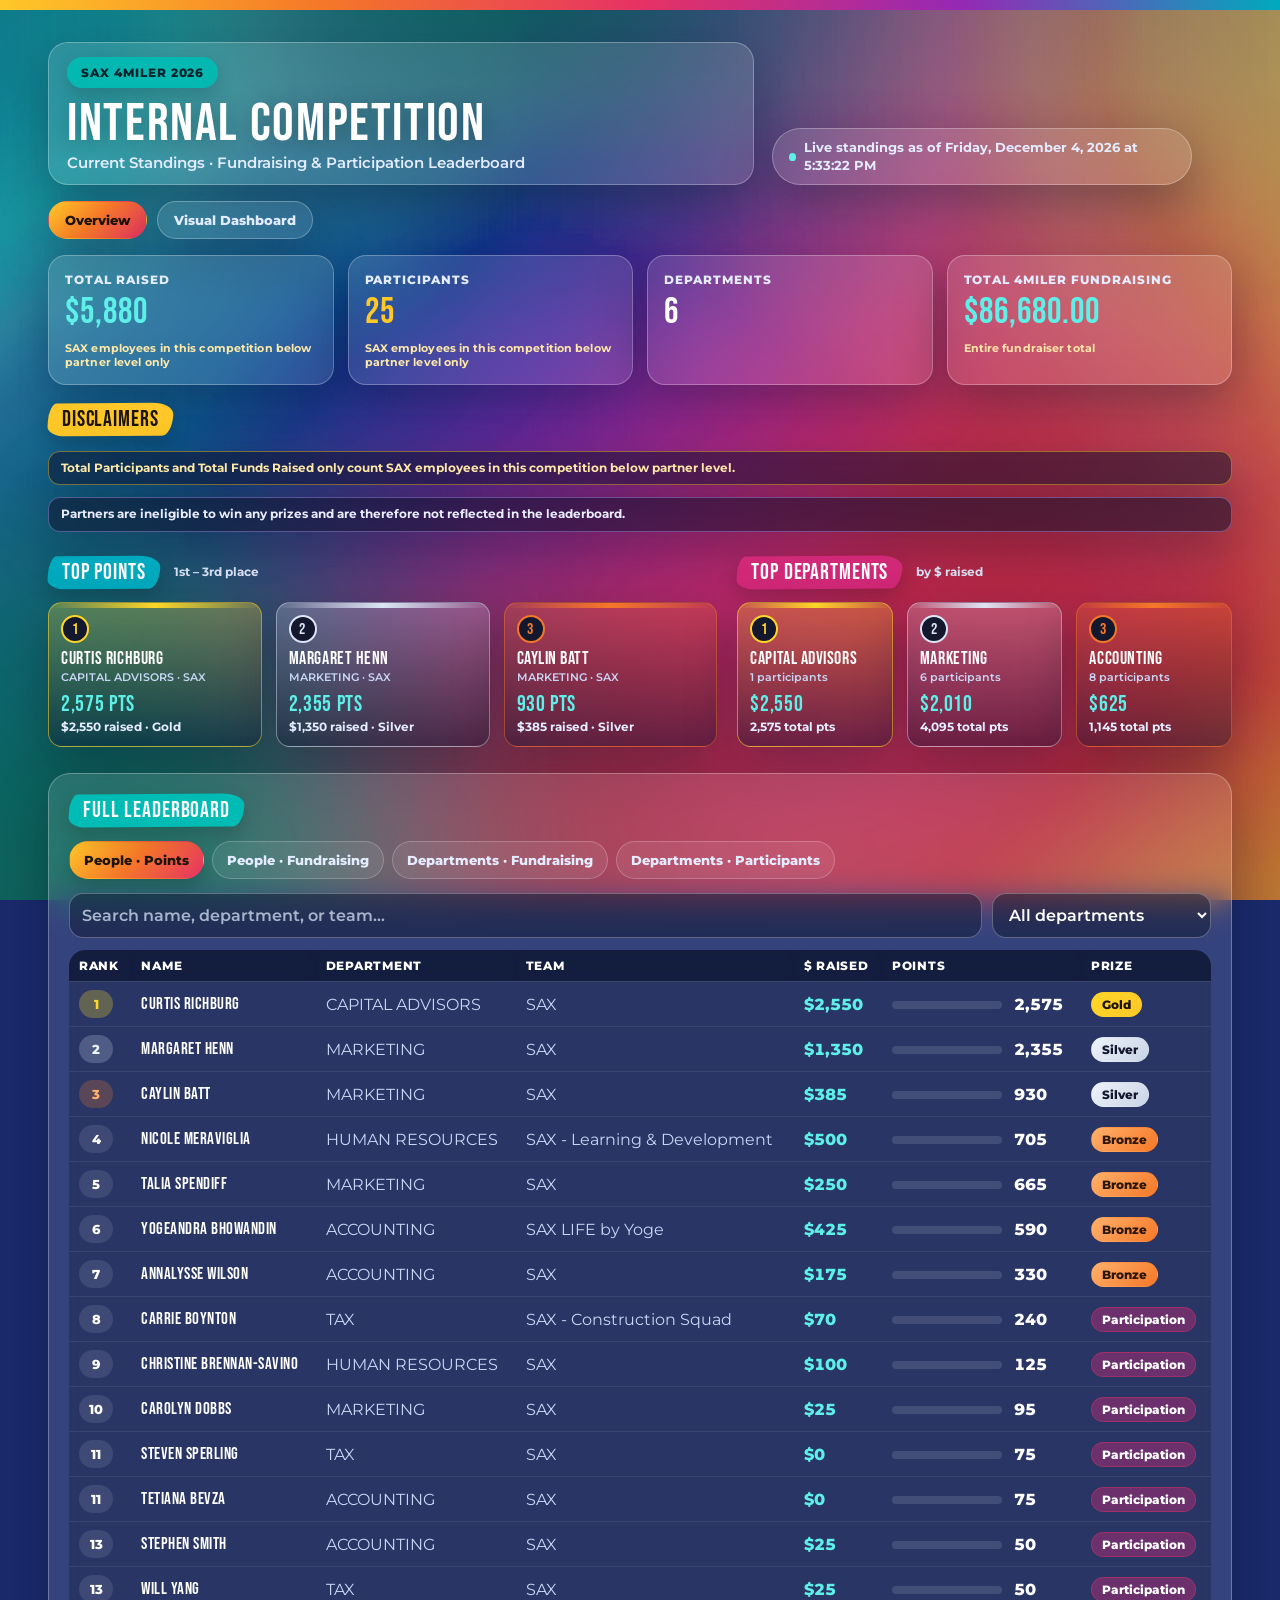
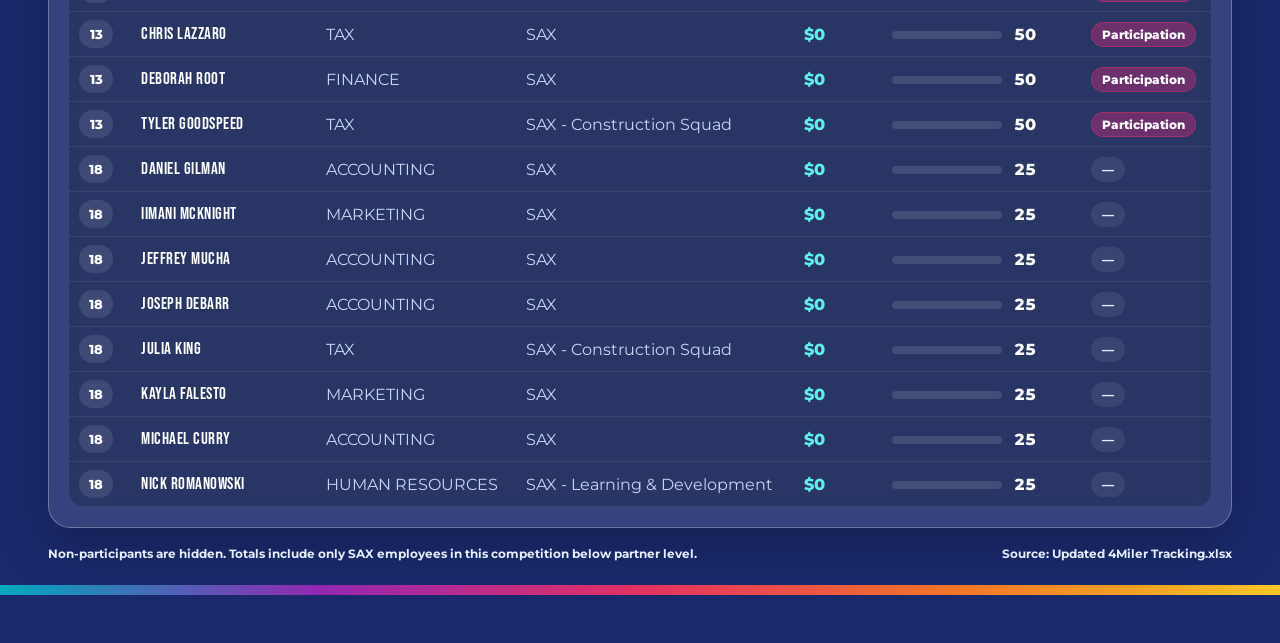
<file: index.html>
<!DOCTYPE html>
<html lang="en">
<head>
  <meta charset="UTF-8" />
  <meta name="viewport" content="width=device-width, initial-scale=1" />
  <title>SAX 4MILER Internal Competition</title>
  <link rel="icon" href="/favicon.ico" sizes="any" />
  <link rel="icon" type="image/png" sizes="32x32" href="/favicon-32.png" />
  <link rel="icon" type="image/png" sizes="16x16" href="/favicon-16.png" />
  <link rel="apple-touch-icon" href="/apple-touch-icon.png" />
  <meta http-equiv="Cache-Control" content="no-cache, no-store, must-revalidate" />
  <link rel="preconnect" href="https://fonts.googleapis.com" />
  <link rel="preconnect" href="https://fonts.gstatic.com" crossorigin />
  <link href="https://fonts.googleapis.com/css2?family=Bebas+Neue&family=Montserrat:ital,wght@0,400;0,500;0,600;0,700;0,800;1,400&display=swap" rel="stylesheet" />
  <link rel="stylesheet" href="styles.css" />
</head>
<body>
  <div class="top-accent" aria-hidden="true"></div>
  <div class="bg-glow" aria-hidden="true"></div>
  <div class="page">
    <header class="top compact-top">
      <div class="brand-card compact-brand">
        <div class="badge">SAX 4MILER 2026</div>
        <h1 id="title">INTERNAL COMPETITION</h1>
        <p id="subtitle" class="subtitle">Current Standings · Fundraising &amp; Participation Leaderboard</p>
      </div>
      <div class="header-meta">
        <div id="updated" class="live-pill live-asof"><span class="dot"></span> Loading…</div>
      </div>
    </header>

    <div class="view-switch" role="tablist" aria-label="Leaderboard views">
      <button class="view-btn active" type="button" data-view="overview" id="viewOverviewBtn">Overview</button>
      <button class="view-btn" type="button" data-view="visual" id="viewVisualBtn">Visual Dashboard</button>
    </div>

    <div id="view-overview" class="view-panel active">
    <section class="kpis" id="kpis">
      <article class="kpi">
        <div class="kpi-label">Total Raised</div>
        <div class="kpi-value accent" id="kpiRaised">—</div>
        <div class="kpi-note">SAX employees in this competition below partner level only</div>
      </article>
      <article class="kpi">
        <div class="kpi-label">Participants</div>
        <div class="kpi-value highlight" id="kpiPeople">—</div>
        <div class="kpi-note">SAX employees in this competition below partner level only</div>
      </article>
      <article class="kpi">
        <div class="kpi-label">Departments</div>
        <div class="kpi-value" id="kpiDepts">—</div>
      </article>
      <article class="kpi">
        <div class="kpi-label">Total 4MILER Fundraising</div>
        <div class="kpi-value accent" id="kpiFundraiserTotal">—</div>
        <div class="kpi-note">Entire fundraiser total</div>
      </article>
    </section>

    <div class="disclaimer-stack">
      <div class="section-head" style="margin-bottom: 4px;">
        <span class="paint-label yellow">DISCLAIMERS</span>
      </div>
      <p class="totals-disclaimer" id="totalsDisclaimer">
        Total Participants and Total Funds Raised only count SAX employees in this competition below partner level.
      </p>
      <p class="totals-disclaimer partners-disclaimer" id="partnersDisclaimer">
        Partners are ineligible to win any prizes and are therefore not reflected in the leaderboard.
      </p>
    </div>

    <section class="podium-wrap">
      <div>
        <div class="section-head">
          <span class="paint-label cyan">TOP POINTS</span>
          <span class="hint">1st – 3rd place</span>
        </div>
        <div class="podium" id="podiumPeople"></div>
      </div>
      <div>
        <div class="section-head">
          <span class="paint-label magenta">TOP DEPARTMENTS</span>
          <span class="hint">by $ raised</span>
        </div>
        <div class="podium" id="podiumDepts"></div>
      </div>
    </section>

    <section class="boards">
      <div class="section-head" style="margin-bottom: 14px;">
        <span class="paint-label teal">FULL LEADERBOARD</span>
      </div>
      <div class="tabs" role="tablist">
        <button class="tab active" data-tab="people-points" type="button">People · Points</button>
        <button class="tab" data-tab="people-raised" type="button">People · Fundraising</button>
        <button class="tab" data-tab="dept-raised" type="button">Departments · Fundraising</button>
        <button class="tab" data-tab="dept-participants" type="button">Departments · Participants</button>
      </div>

      <div class="toolbar">
        <input id="search" type="search" placeholder="Search name, department, or team…" />
        <select id="deptFilter">
          <option value="">All departments</option>
        </select>
      </div>

      <div class="table-card">
        <table>
          <thead id="thead"></thead>
          <tbody id="tbody"></tbody>
        </table>
        <div id="empty" class="empty hidden">No matching participants.</div>
      </div>
    </section>

    </div><!-- /view-overview -->

    <div id="view-visual" class="view-panel" hidden>
      <div class="snapshot">
        <header class="snapshot-hero">
          <div class="snapshot-hero-copy">
            <div class="badge">SAX 4MILER 2026</div>
            <h2 class="snapshot-title">CURRENT STANDINGS</h2>
            <p class="snapshot-asof" id="visualAsOf">Live standings</p>
          </div>
          <div class="snapshot-kpis" id="visualKpis">
            <article class="skpi">
              <div class="skpi-label">Total Raised</div>
              <div class="skpi-value accent" id="vKpiRaised">—</div>
              <div class="skpi-note">Below partner level only</div>
            </article>
            <article class="skpi">
              <div class="skpi-label">Participants</div>
              <div class="skpi-value highlight" id="vKpiPeople">—</div>
              <div class="skpi-note">Below partner level only</div>
            </article>
            <article class="skpi">
              <div class="skpi-label">Departments</div>
              <div class="skpi-value" id="vKpiDepts">—</div>
            </article>
            <article class="skpi">
              <div class="skpi-label">Total 4MILER Fundraising</div>
              <div class="skpi-value accent" id="vKpiFundraiserTotal">—</div>
              <div class="skpi-note">Entire fundraiser total</div>
            </article>
          </div>
        </header>

        <div class="snapshot-row">
          <section class="chart-card compact podium-card">
            <div class="section-head tight">
              <span class="paint-label cyan sm">TOP POINTS</span>
              <span class="hint">1st – 3rd place</span>
            </div>
            <div class="chart-bars compact" id="chartTopPoints"></div>
          </section>

          <section class="chart-card compact podium-card">
            <div class="section-head tight">
              <span class="paint-label magenta sm">TOP DEPARTMENTS</span>
              <span class="hint">by $ raised · 1st – 3rd</span>
            </div>
            <div class="chart-bars compact" id="chartTopDepts"></div>
          </section>
        </div>

        <div class="snapshot-row secondary">
          <section class="chart-card compact">
            <div class="section-head tight">
              <span class="paint-label teal sm">TOP FUNDRAISERS</span>
              <span class="hint">by $ raised</span>
            </div>
            <div class="chart-bars compact" id="chartTopRaised"></div>
          </section>

          <section class="chart-card compact">
            <div class="section-head tight">
              <span class="paint-label yellow sm">DEPTS · POINTS</span>
              <span class="hint">all departments</span>
            </div>
            <div class="chart-bars horizontal compact-h" id="chartDeptPoints"></div>
          </section>
        </div>

        <div class="snapshot-row secondary">
          <section class="chart-card compact">
            <div class="section-head tight">
              <span class="paint-label teal sm">DEPTS · $ RAISED</span>
              <span class="hint">all departments</span>
            </div>
            <div class="chart-bars horizontal compact-h" id="chartDeptRaised"></div>
          </section>

          <section class="chart-card compact mix-card">
            <div class="section-head tight">
              <span class="paint-label cyan sm">PRIZE + ACTIVITY</span>
              <span class="hint">counts</span>
            </div>
            <div class="mix-grid">
              <div class="tier-grid compact" id="chartPrizeTiers"></div>
              <div class="activity-grid compact" id="chartActivity"></div>
            </div>
          </section>
        </div>

        <div class="snapshot-row full">
          <section class="chart-card compact wide">
            <div class="section-head tight">
              <span class="paint-label cyan sm">ALL PARTICIPANTS · POINTS</span>
              <span class="hint">full field</span>
            </div>
            <div class="chart-bars horizontal compact-h dense" id="chartAllPoints"></div>
          </section>
        </div>

        <div class="snapshot-row full">
          <section class="chart-card compact wide">
            <div class="section-head tight">
              <span class="paint-label magenta sm">ALL PARTICIPANTS · $ RAISED</span>
              <span class="hint">full field</span>
            </div>
            <div class="chart-bars horizontal compact-h dense" id="chartAllRaised"></div>
          </section>
        </div>

        <div class="snapshot-disclaimer">
          <span class="paint-label yellow sm">DISCLAIMERS</span>
          <ul>
            <li>Total Participants and Total Funds Raised only count SAX employees below partner level in this internal competition.</li>
            <li>Partners are ineligible to win any prizes and are therefore not reflected in the leaderboard.</li>
          </ul>
        </div>
      </div>
    </div><!-- /view-visual -->

    <footer class="foot">
      <span>Non-participants are hidden. Totals include only SAX employees in this competition below partner level.</span>
      <span>Source: Updated 4Miler Tracking.xlsx</span>
    </footer>
  </div>
  <div class="bottom-accent" aria-hidden="true"></div>

  <script src="app.js"></script>
</body>
</html>
</file>
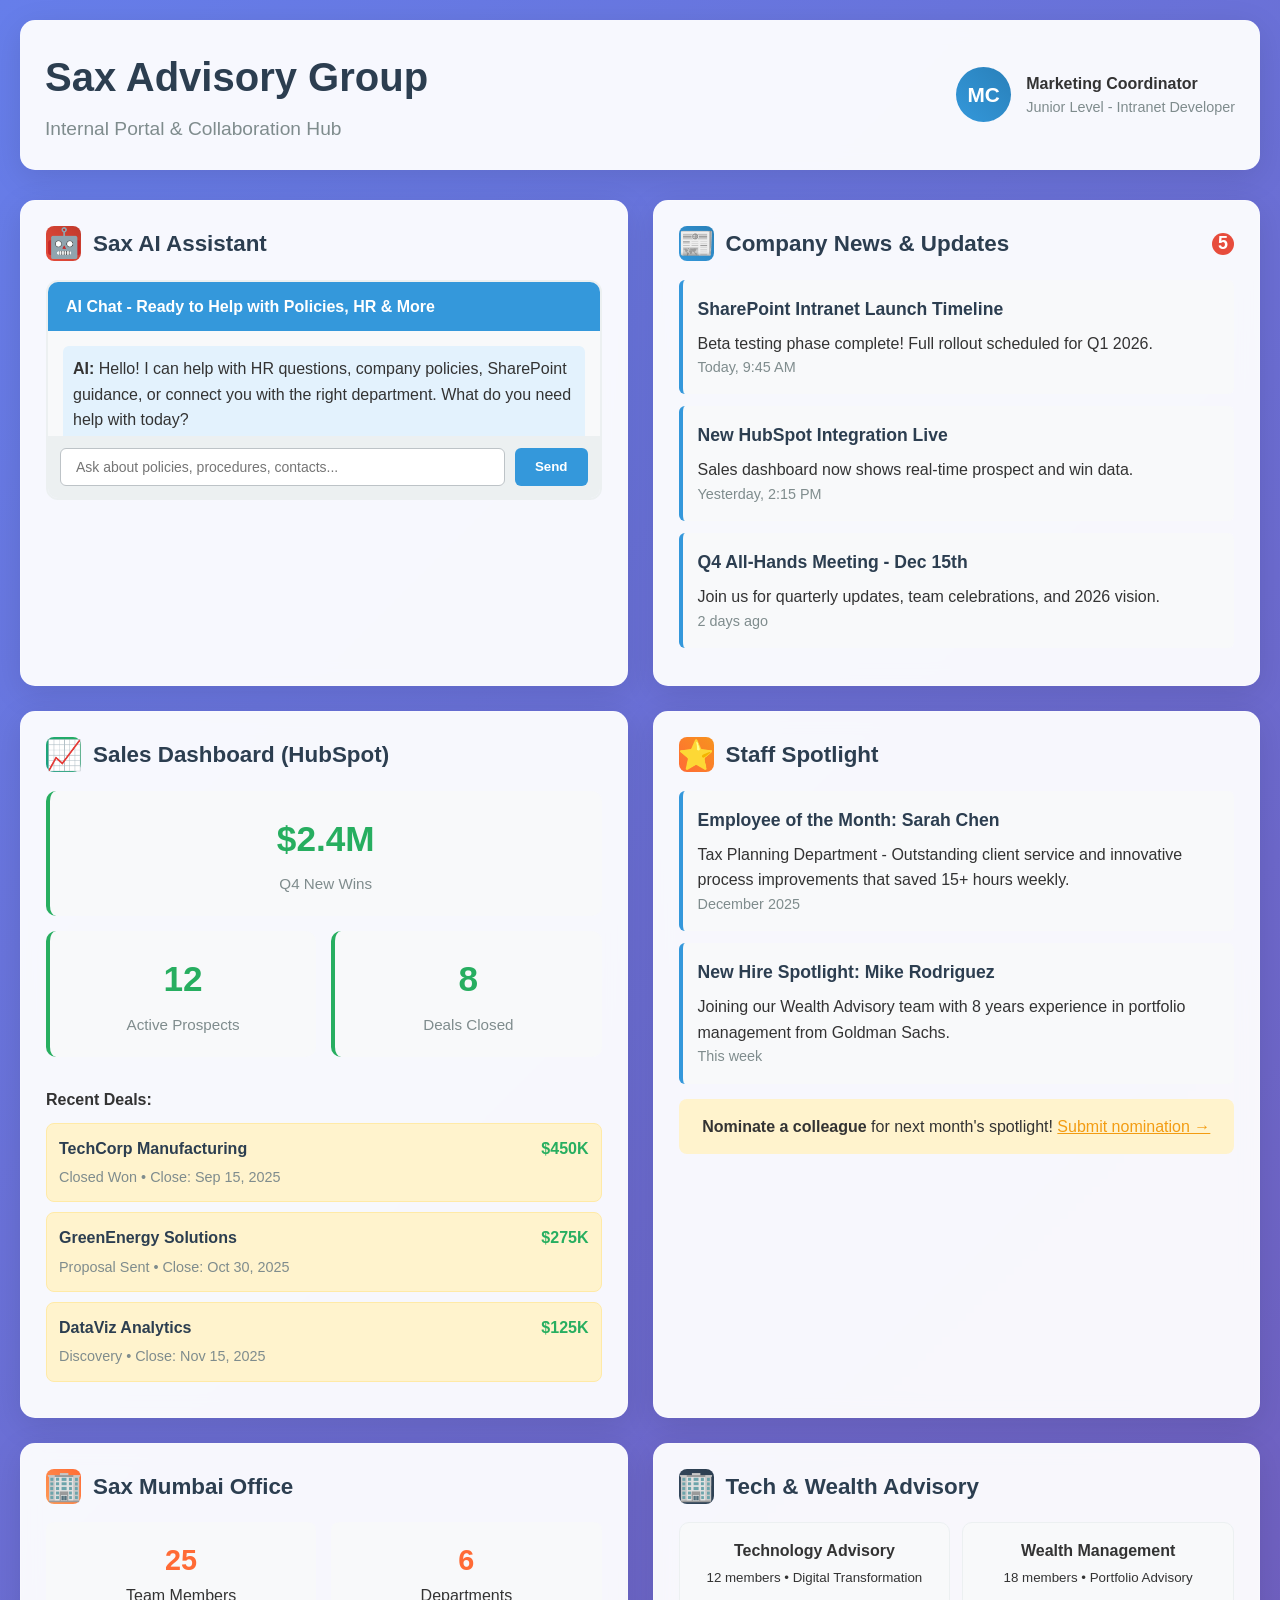
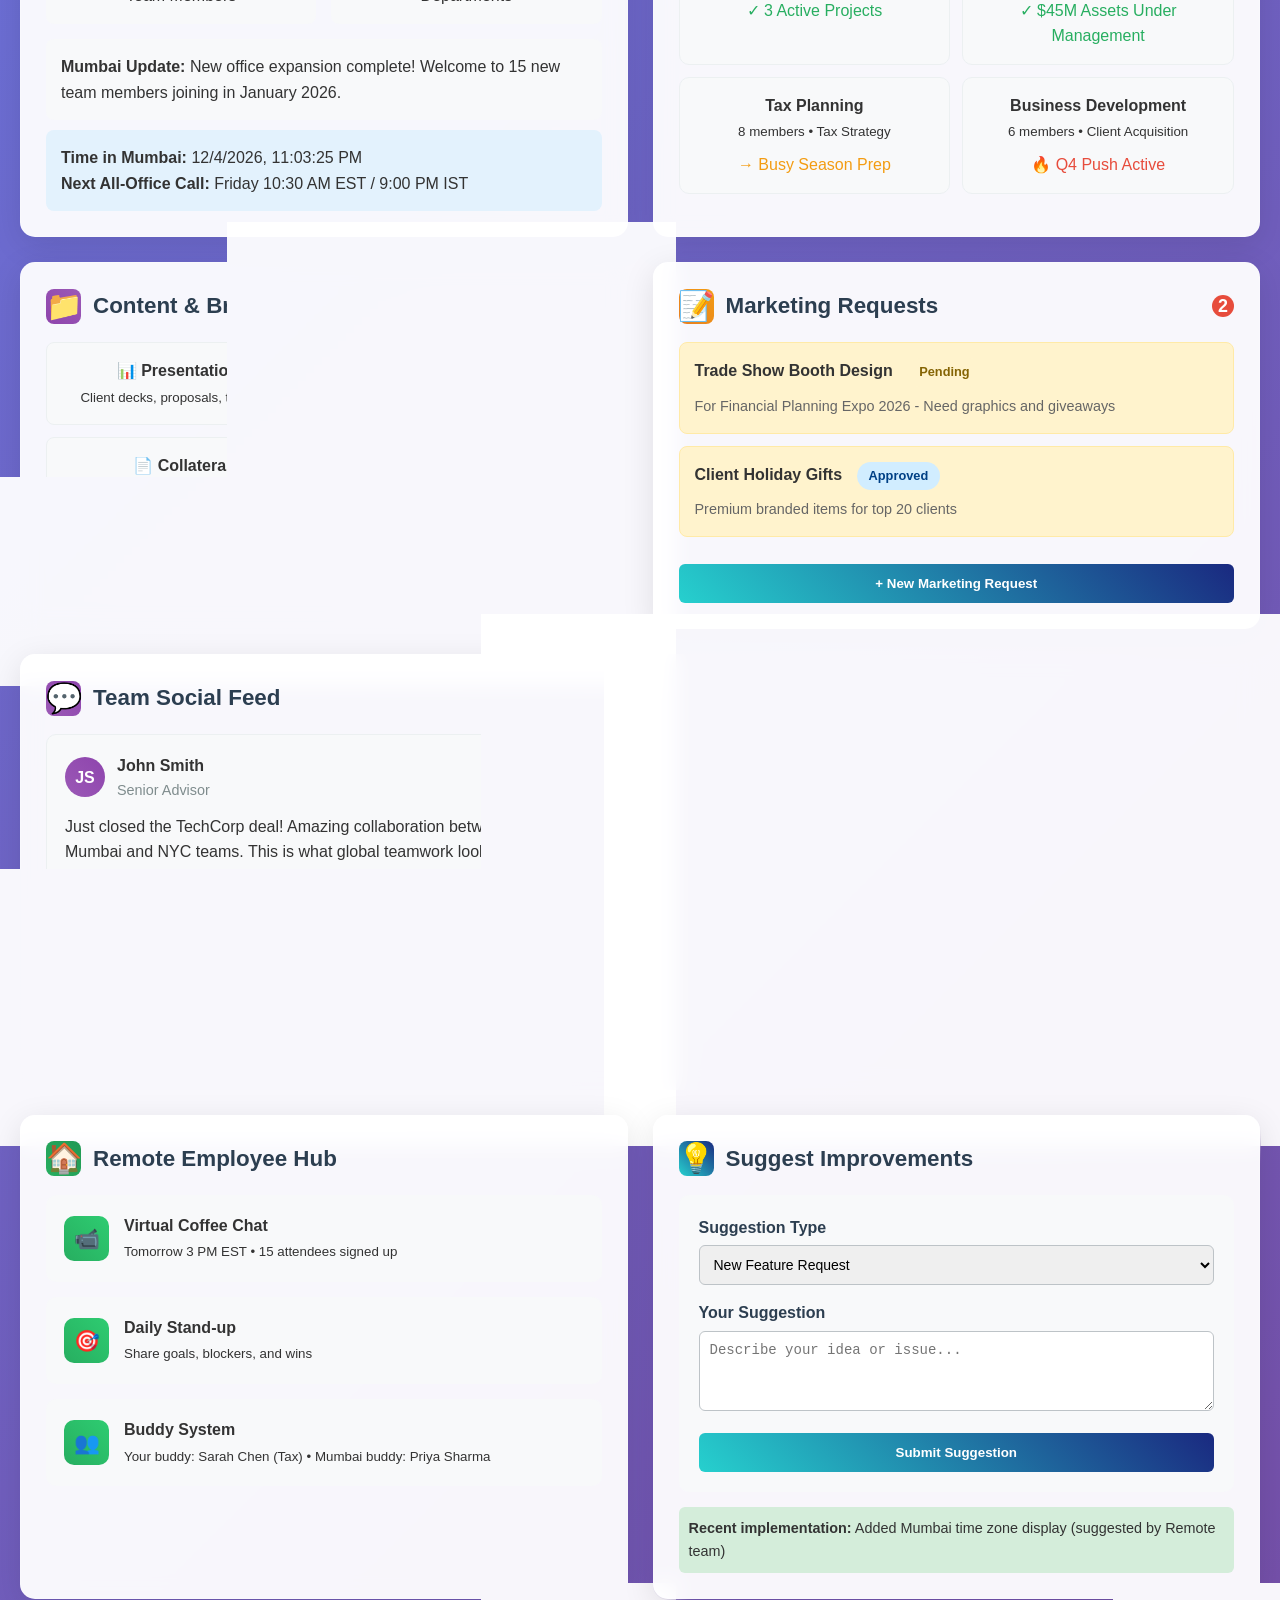
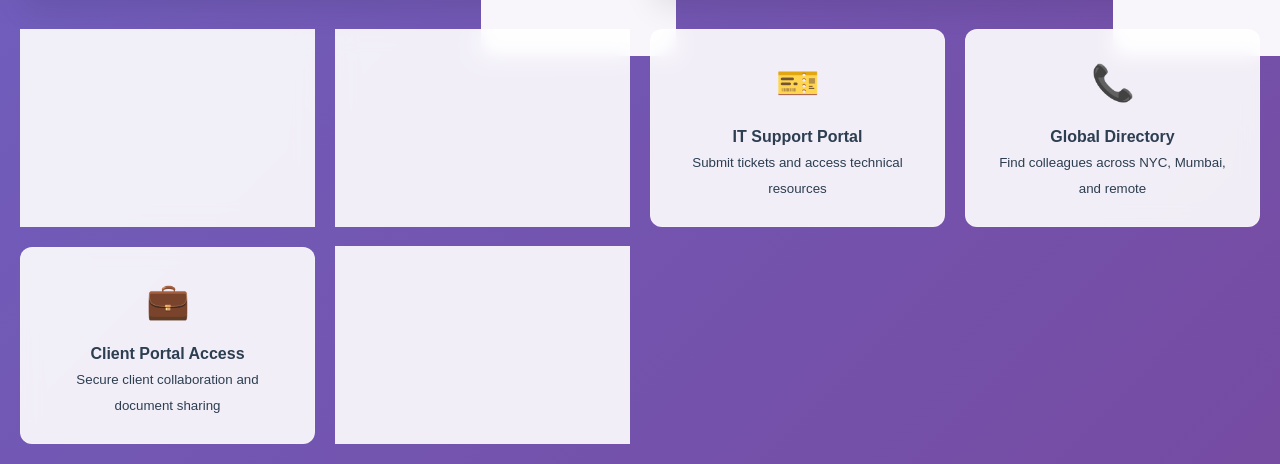
<file: last.html>
<!DOCTYPE html>
<html lang="en">
<head>
    <meta charset="UTF-8">
    <meta name="viewport" content="width=device-width, initial-scale=1.0">
    <title>Sax Advisory Group - Internal Portal</title>
    <style>
        * {
            margin: 0;
            padding: 0;
            box-sizing: border-box;
        }

        body {
            font-family: 'Segoe UI', Tahoma, Geneva, Verdana, sans-serif;
            line-height: 1.6;
            color: #333;
            background: linear-gradient(135deg, #667eea 0%, #764ba2 100%);
            min-height: 100vh;
        }

        .container {
            max-width: 1600px;
            margin: 0 auto;
            padding: 20px;
        }

        header {
            background: rgba(255, 255, 255, 0.95);
            backdrop-filter: blur(10px);
            border-radius: 15px;
            padding: 25px;
            margin-bottom: 30px;
            box-shadow: 0 8px 32px rgba(0, 0, 0, 0.1);
        }

        .header-content {
            display: flex;
            justify-content: space-between;
            align-items: center;
            flex-wrap: wrap;
        }

        .logo-section h1 {
            color: #2c3e50;
            font-size: 2.5em;
            margin-bottom: 5px;
        }

        .logo-section p {
            color: #7f8c8d;
            font-size: 1.2em;
        }

        .user-info {
            display: flex;
            align-items: center;
            gap: 15px;
        }

        .user-avatar {
            width: 55px;
            height: 55px;
            border-radius: 50%;
            background: linear-gradient(45deg, #3498db, #2980b9);
            display: flex;
            align-items: center;
            justify-content: center;
            color: white;
            font-weight: bold;
            font-size: 1.3em;
        }

        .main-grid {
            display: grid;
            grid-template-columns: repeat(auto-fit, minmax(400px, 1fr));
            gap: 25px;
            margin-bottom: 30px;
        }

        .card {
            background: rgba(255, 255, 255, 0.95);
            backdrop-filter: blur(10px);
            border-radius: 15px;
            padding: 25px;
            box-shadow: 0 8px 32px rgba(0, 0, 0, 0.1);
            transition: all 0.3s ease;
            border: 1px solid rgba(255, 255, 255, 0.2);
        }

        .card:hover {
            transform: translateY(-5px);
            box-shadow: 0 15px 40px rgba(0, 0, 0, 0.15);
        }

        .card h3 {
            color: #2c3e50;
            margin-bottom: 18px;
            font-size: 1.4em;
            display: flex;
            align-items: center;
            gap: 12px;
        }

        .card-icon {
            width: 35px;
            height: 35px;
            border-radius: 8px;
            display: flex;
            align-items: center;
            justify-content: center;
            color: white;
            font-size: 1.3em;
        }

        .ai-chat { background: linear-gradient(45deg, #e74c3c, #c0392b); }
        .news { background: linear-gradient(45deg, #3498db, #2980b9); }
        .social { background: linear-gradient(45deg, #9b59b6, #8e44ad); }
        .remote { background: linear-gradient(45deg, #27ae60, #229954); }
        .gamification { background: linear-gradient(45deg, #f39c12, #e67e22); }
        .departments { background: linear-gradient(45deg, #34495e, #2c3e50); }
        .staff-spotlight { background: linear-gradient(45deg, #ff6b35, #f7931e); }
        .mumbai { background: linear-gradient(45deg, #ff9a56, #ff6b35); }
        .suggestions { background: linear-gradient(45deg, #26d0ce, #1a2980); }
        .sales { background: linear-gradient(45deg, #16a085, #27ae60); }
        .content { background: linear-gradient(45deg, #8e44ad, #9b59b6); }
        .marketing { background: linear-gradient(45deg, #e67e22, #f39c12); }

        .chat-interface {
            border: 2px solid #ecf0f1;
            border-radius: 12px;
            height: 220px;
            display: flex;
            flex-direction: column;
        }

        .chat-header {
            background: #3498db;
            color: white;
            padding: 12px 18px;
            border-radius: 10px 10px 0 0;
            font-weight: bold;
        }

        .chat-messages {
            flex: 1;
            padding: 15px;
            overflow-y: auto;
            background: #f8f9fa;
        }

        .chat-input {
            display: flex;
            padding: 12px;
            background: #ecf0f1;
            border-radius: 0 0 10px 10px;
        }

        .chat-input input {
            flex: 1;
            padding: 10px 15px;
            border: 1px solid #bdc3c7;
            border-radius: 6px;
            margin-right: 10px;
            font-size: 14px;
        }

        .chat-input button {
            background: #3498db;
            color: white;
            border: none;
            padding: 10px 20px;
            border-radius: 6px;
            cursor: pointer;
            font-weight: bold;
        }

        .news-item, .spotlight-item {
            background: #f8f9fa;
            border-left: 4px solid #3498db;
            padding: 15px;
            margin-bottom: 12px;
            border-radius: 6px;
        }

        .news-item h4, .spotlight-item h4 {
            color: #2c3e50;
            margin-bottom: 8px;
            font-size: 1.1em;
        }

        .news-date, .spotlight-date {
            color: #7f8c8d;
            font-size: 0.9em;
        }

        .social-post {
            background: #f8f9fa;
            border-radius: 10px;
            padding: 18px;
            margin-bottom: 15px;
            border: 1px solid #ecf0f1;
        }

        .post-header {
            display: flex;
            align-items: center;
            margin-bottom: 12px;
        }

        .post-avatar {
            width: 40px;
            height: 40px;
            border-radius: 50%;
            background: linear-gradient(45deg, #9b59b6, #8e44ad);
            display: flex;
            align-items: center;
            justify-content: center;
            color: white;
            font-weight: bold;
            margin-right: 12px;
        }

        .sales-metric {
            background: #f8f9fa;
            border-radius: 10px;
            padding: 20px;
            text-align: center;
            margin-bottom: 15px;
            border-left: 4px solid #27ae60;
            cursor: pointer;
            transition: all 0.3s ease;
        }

        .sales-metric:hover {
            background: #e9ecef;
            transform: scale(1.02);
        }

        .metric-number {
            font-size: 2.2em;
            font-weight: bold;
            color: #27ae60;
            margin-bottom: 5px;
        }

        .metric-label {
            color: #7f8c8d;
            font-size: 0.95em;
        }

        .hubspot-deal {
            background: #fff3cd;
            border: 1px solid #ffeaa7;
            border-radius: 8px;
            padding: 12px;
            margin-bottom: 10px;
            cursor: pointer;
            transition: all 0.3s ease;
        }

        .hubspot-deal:hover {
            background: #fff1b3;
            transform: translateX(5px);
        }

        .deal-title {
            font-weight: bold;
            color: #2c3e50;
            margin-bottom: 5px;
        }

        .deal-stage {
            font-size: 0.9em;
            color: #7f8c8d;
        }

        .deal-amount {
            font-weight: bold;
            color: #27ae60;
            float: right;
        }

        .gamification-stats {
            display: grid;
            grid-template-columns: repeat(2, 1fr);
            gap: 15px;
        }

        .stat-item {
            background: #f8f9fa;
            border-radius: 10px;
            padding: 18px;
            text-align: center;
        }

        .stat-number {
            font-size: 2em;
            font-weight: bold;
            color: #f39c12;
            margin-bottom: 8px;
        }

        .progress-bar {
            background: #ecf0f1;
            border-radius: 10px;
            height: 10px;
            margin: 12px 0;
            overflow: hidden;
        }

        .progress-fill {
            height: 100%;
            background: linear-gradient(45deg, #27ae60, #2ecc71);
            border-radius: 10px;
        }

        .department-grid {
            display: grid;
            grid-template-columns: repeat(2, 1fr);
            gap: 12px;
        }

        .dept-item {
            background: #f8f9fa;
            border-radius: 10px;
            padding: 15px;
            text-align: center;
            cursor: pointer;
            transition: all 0.3s ease;
            border: 1px solid #ecf0f1;
        }

        .dept-item:hover {
            background: #e9ecef;
            transform: scale(1.02);
            box-shadow: 0 4px 15px rgba(0,0,0,0.1);
        }

        .remote-features {
            display: grid;
            grid-template-columns: 1fr;
            gap: 15px;
        }

        .feature-item {
            background: #f8f9fa;
            border-radius: 10px;
            padding: 18px;
            display: flex;
            align-items: center;
            gap: 15px;
        }

        .feature-icon {
            width: 45px;
            height: 45px;
            border-radius: 10px;
            background: linear-gradient(45deg, #27ae60, #2ecc71);
            display: flex;
            align-items: center;
            justify-content: center;
            color: white;
            font-size: 1.3em;
        }

        .suggestion-form {
            background: #f8f9fa;
            border-radius: 10px;
            padding: 20px;
        }

        .form-group {
            margin-bottom: 15px;
        }

        .form-group label {
            display: block;
            margin-bottom: 5px;
            font-weight: bold;
            color: #2c3e50;
        }

        .form-group input, .form-group textarea, .form-group select {
            width: 100%;
            padding: 10px;
            border: 1px solid #bdc3c7;
            border-radius: 6px;
            font-size: 14px;
        }

        .form-group textarea {
            height: 80px;
            resize: vertical;
        }

        .submit-btn {
            background: linear-gradient(45deg, #26d0ce, #1a2980);
            color: white;
            border: none;
            padding: 12px 25px;
            border-radius: 6px;
            cursor: pointer;
            font-weight: bold;
            width: 100%;
        }

        .content-categories {
            display: grid;
            grid-template-columns: repeat(2, 1fr);
            gap: 12px;
        }

        .category-item {
            background: #f8f9fa;
            border-radius: 8px;
            padding: 15px;
            text-align: center;
            cursor: pointer;
            transition: all 0.3s ease;
            border: 1px solid #ecf0f1;
        }

        .category-item:hover {
            background: #e9ecef;
            transform: translateY(-2px);
        }

        .marketing-request {
            background: #fff3cd;
            border: 1px solid #ffeaa7;
            border-radius: 8px;
            padding: 15px;
            margin-bottom: 12px;
        }

        .request-status {
            display: inline-block;
            padding: 4px 12px;
            border-radius: 15px;
            font-size: 0.8em;
            font-weight: bold;
            margin-left: 10px;
        }

        .status-pending { background: #fff3cd; color: #856404; }
        .status-approved { background: #d1edff; color: #004085; }
        .status-completed { background: #d4edda; color: #155724; }

        .notification-badge {
            background: #e74c3c;
            color: white;
            border-radius: 50%;
            width: 22px;
            height: 22px;
            font-size: 0.8em;
            display: flex;
            align-items: center;
            justify-content: center;
            margin-left: auto;
        }

        .quick-links {
            display: grid;
            grid-template-columns: repeat(auto-fit, minmax(280px, 1fr));
            gap: 20px;
            margin-top: 30px;
        }

        .quick-link {
            background: rgba(255, 255, 255, 0.9);
            backdrop-filter: blur(10px);
            border-radius: 12px;
            padding: 25px;
            text-align: center;
            text-decoration: none;
            color: #2c3e50;
            transition: all 0.3s ease;
            border: 1px solid rgba(255, 255, 255, 0.2);
        }

        .quick-link:hover {
            transform: translateY(-3px);
            box-shadow: 0 12px 30px rgba(0, 0, 0, 0.1);
            text-decoration: none;
            color: #3498db;
        }

        .mumbai-stats {
            display: grid;
            grid-template-columns: repeat(2, 1fr);
            gap: 15px;
            margin-bottom: 15px;
        }

        .mumbai-item {
            background: #f8f9fa;
            border-radius: 8px;
            padding: 15px;
            text-align: center;
        }

        @media (max-width: 768px) {
            .header-content {
                flex-direction: column;
                gap: 15px;
                text-align: center;
            }
            
            .main-grid {
                grid-template-columns: 1fr;
            }
            
            .gamification-stats, 
            .department-grid,
            .content-categories,
            .mumbai-stats {
                grid-template-columns: 1fr;
            }
        }
    </style>
</head>
<body>
    <div class="container">
        <header>
            <div class="header-content">
                <div class="logo-section">
                    <h1>Sax Advisory Group</h1>
                    <p>Internal Portal & Collaboration Hub</p>
                </div>
                <div class="user-info">
                    <div class="user-avatar">MC</div>
                    <div>
                        <div style="font-weight: bold;">Marketing Coordinator</div>
                        <div style="color: #7f8c8d; font-size: 0.9em;">Junior Level - Intranet Developer</div>
                    </div>
                </div>
            </div>
        </header>

        <div class="main-grid">
            <!-- AI Chat Section -->
            <div class="card">
                <h3>
                    <div class="card-icon ai-chat">🤖</div>
                    Sax AI Assistant
                </h3>
                <div class="chat-interface">
                    <div class="chat-header">
                        AI Chat - Ready to Help with Policies, HR & More
                    </div>
                    <div class="chat-messages" id="chatMessages">
                        <div style="background: #e3f2fd; padding: 10px; border-radius: 6px; margin-bottom: 8px;">
                            <strong>AI:</strong> Hello! I can help with HR questions, company policies, SharePoint guidance, or connect you with the right department. What do you need help with today?
                        </div>
                    </div>
                    <div class="chat-input">
                        <input type="text" placeholder="Ask about policies, procedures, contacts..." id="chatInput">
                        <button onclick="sendMessage()">Send</button>
                    </div>
                </div>
            </div>

            <!-- News & Updates Section -->
            <div class="card">
                <h3>
                    <div class="card-icon news">📰</div>
                    Company News & Updates
                    <div class="notification-badge">5</div>
                </h3>
                <div class="news-item">
                    <h4>SharePoint Intranet Launch Timeline</h4>
                    <p>Beta testing phase complete! Full rollout scheduled for Q1 2026.</p>
                    <div class="news-date">Today, 9:45 AM</div>
                </div>
                <div class="news-item">
                    <h4>New HubSpot Integration Live</h4>
                    <p>Sales dashboard now shows real-time prospect and win data.</p>
                    <div class="news-date">Yesterday, 2:15 PM</div>
                </div>
                <div class="news-item">
                    <h4>Q4 All-Hands Meeting - Dec 15th</h4>
                    <p>Join us for quarterly updates, team celebrations, and 2026 vision.</p>
                    <div class="news-date">2 days ago</div>
                </div>
            </div>

            <!-- Sales Dashboard -->
            <div class="card">
                <h3>
                    <div class="card-icon sales">📈</div>
                    Sales Dashboard (HubSpot)
                </h3>
                <div class="sales-metric">
                    <div class="metric-number">$2.4M</div>
                    <div class="metric-label">Q4 New Wins</div>
                </div>
                <div style="display: grid; grid-template-columns: repeat(2, 1fr); gap: 15px;">
                    <div class="sales-metric">
                        <div class="metric-number">12</div>
                        <div class="metric-label">Active Prospects</div>
                    </div>
                    <div class="sales-metric">
                        <div class="metric-number">8</div>
                        <div class="metric-label">Deals Closed</div>
                    </div>
                </div>
                <div id="recentDeals">
                    <h4 style="margin: 15px 0 10px 0;">Recent Deals:</h4>
                    <div class="hubspot-deal" onclick="openDeal('TechCorp Manufacturing')">
                        <div class="deal-title">TechCorp Manufacturing <span class="deal-amount">$450K</span></div>
                        <div class="deal-stage">Closed Won • Close: Sep 15, 2025</div>
                    </div>
                    <div class="hubspot-deal" onclick="openDeal('GreenEnergy Solutions')">
                        <div class="deal-title">GreenEnergy Solutions <span class="deal-amount">$275K</span></div>
                        <div class="deal-stage">Proposal Sent • Close: Oct 30, 2025</div>
                    </div>
                    <div class="hubspot-deal" onclick="openDeal('DataViz Analytics')">
                        <div class="deal-title">DataViz Analytics <span class="deal-amount">$125K</span></div>
                        <div class="deal-stage">Discovery • Close: Nov 15, 2025</div>
                    </div>
                </div>
            </div>

            <!-- Staff Spotlight -->
            <div class="card">
                <h3>
                    <div class="card-icon staff-spotlight">⭐</div>
                    Staff Spotlight
                </h3>
                <div class="spotlight-item">
                    <h4>Employee of the Month: Sarah Chen</h4>
                    <p>Tax Planning Department - Outstanding client service and innovative process improvements that saved 15+ hours weekly.</p>
                    <div class="spotlight-date">December 2025</div>
                </div>
                <div class="spotlight-item">
                    <h4>New Hire Spotlight: Mike Rodriguez</h4>
                    <p>Joining our Wealth Advisory team with 8 years experience in portfolio management from Goldman Sachs.</p>
                    <div class="spotlight-date">This week</div>
                </div>
                <div style="margin-top: 15px; text-align: center; padding: 15px; background: #fff3cd; border-radius: 8px;">
                    <strong>Nominate a colleague</strong> for next month's spotlight! 
                    <a href="#" onclick="submitNomination()" style="color: #f39c12;">Submit nomination →</a>
                </div>
            </div>

            <!-- Mumbai Office Section -->
            <div class="card">
                <h3>
                    <div class="card-icon mumbai">🏢</div>
                    Sax Mumbai Office
                </h3>
                <div class="mumbai-stats">
                    <div class="mumbai-item">
                        <div style="font-size: 1.8em; font-weight: bold; color: #ff6b35;">25</div>
                        <div>Team Members</div>
                    </div>
                    <div class="mumbai-item">
                        <div style="font-size: 1.8em; font-weight: bold; color: #ff6b35;">6</div>
                        <div>Departments</div>
                    </div>
                </div>
                <div style="background: #f8f9fa; padding: 15px; border-radius: 8px; margin-bottom: 10px;">
                    <strong>Mumbai Update:</strong> New office expansion complete! Welcome to 15 new team members joining in January 2026.
                </div>
                <div style="background: #e3f2fd; padding: 15px; border-radius: 8px;">
                    <strong>Time in Mumbai:</strong> <span id="mumbaiTime"></span><br>
                    <strong>Next All-Office Call:</strong> Friday 10:30 AM EST / 9:00 PM IST
                </div>
            </div>

            <!-- Tech & Wealth Advisory Departments -->
            <div class="card">
                <h3>
                    <div class="card-icon departments">🏢</div>
                    Tech & Wealth Advisory
                </h3>
                <div class="department-grid">
                    <div class="dept-item" onclick="showDepartment('Technology Advisory')">
                        <strong>Technology Advisory</strong><br>
                        <small>12 members • Digital Transformation</small><br>
                        <div style="margin-top: 8px; color: #27ae60;">✓ 3 Active Projects</div>
                    </div>
                    <div class="dept-item" onclick="showDepartment('Wealth Management')">
                        <strong>Wealth Management</strong><br>
                        <small>18 members • Portfolio Advisory</small><br>
                        <div style="margin-top: 8px; color: #27ae60;">✓ $45M Assets Under Management</div>
                    </div>
                    <div class="dept-item" onclick="showDepartment('Tax Planning')">
                        <strong>Tax Planning</strong><br>
                        <small>8 members • Tax Strategy</small><br>
                        <div style="margin-top: 8px; color: #f39c12;">→ Busy Season Prep</div>
                    </div>
                    <div class="dept-item" onclick="showDepartment('Business Development')">
                        <strong>Business Development</strong><br>
                        <small>6 members • Client Acquisition</small><br>
                        <div style="margin-top: 8px; color: #e74c3c;">🔥 Q4 Push Active</div>
                    </div>
                </div>
            </div>

            <!-- Content & Branding Hub -->
            <div class="card">
                <h3>
                    <div class="card-icon content">📁</div>
                    Content & Brand Assets
                </h3>
                <div class="content-categories">
                    <div class="category-item" onclick="openCategory('Presentations')">
                        <strong>📊 Presentations</strong><br>
                        <small>Client decks, proposals, templates</small>
                    </div>
                    <div class="category-item" onclick="openCategory('Brand Guidelines')">
                        <strong>🎨 Brand Guidelines</strong><br>
                        <small>Logos, colors, typography</small>
                    </div>
                    <div class="category-item" onclick="openCategory('Collateral')">
                        <strong>📄 Collateral</strong><br>
                        <small>Brochures, one-pagers, case studies</small>
                    </div>
                    <div class="category-item" onclick="openCategory('Media Assets')">
                        <strong>📸 Media Assets</strong><br>
                        <small>Photos, videos, social content</small>
                    </div>
                </div>
                <div style="margin-top: 15px; padding: 12px; background: #f0f4ff; border-radius: 8px; text-align: center;">
                    <strong>Need something custom?</strong> Submit a marketing request below! 📝
                </div>
            </div>

            <!-- Marketing Requests -->
            <div class="card">
                <h3>
                    <div class="card-icon marketing">📝</div>
                    Marketing Requests
                    <div class="notification-badge">2</div>
                </h3>
                <div class="marketing-request">
                    <strong>Trade Show Booth Design</strong>
                    <span class="request-status status-pending">Pending</span>
                    <div style="margin-top: 8px; font-size: 0.9em; color: #666;">
                        For Financial Planning Expo 2026 - Need graphics and giveaways
                    </div>
                </div>
                <div class="marketing-request">
                    <strong>Client Holiday Gifts</strong>
                    <span class="request-status status-approved">Approved</span>
                    <div style="margin-top: 8px; font-size: 0.9em; color: #666;">
                        Premium branded items for top 20 clients
                    </div>
                </div>
                <button class="submit-btn" onclick="openRequestForm()" style="margin-top: 15px;">
                    + New Marketing Request
                </button>
            </div>

            <!-- Social Feed Section -->
            <div class="card">
                <h3>
                    <div class="card-icon social">💬</div>
                    Team Social Feed
                </h3>
                <div class="social-post">
                    <div class="post-header">
                        <div class="post-avatar">JS</div>
                        <div>
                            <div style="font-weight: bold;">John Smith</div>
                            <div style="font-size: 0.9em; color: #7f8c8d;">Senior Advisor</div>
                        </div>
                    </div>
                    <p>Just closed the TechCorp deal! Amazing collaboration between our Mumbai and NYC teams. This is what global teamwork looks like! 🌍🎉</p>
                </div>
                <div class="social-post">
                    <div class="post-header">
                        <div class="post-avatar">SC</div>
                        <div>
                            <div style="font-weight: bold;">Sarah Chen</div>
                            <div style="font-size: 0.9em; color: #7f8c8d;">Tax Planning</div>
                        </div>
                    </div>
                    <p>Thank you for the Employee of the Month recognition! Couldn't have done it without my amazing team. Let's keep innovating! 🏆</p>
                </div>
            </div>

            <!-- Gamification Section -->
            <div class="card">
                <h3>
                    <div class="card-icon gamification">🏆</div>
                    Your Progress & Achievements
                </h3>
                <div class="gamification-stats">
                    <div class="stat-item">
                        <div class="stat-number">2,340</div>
                        <div>Points Earned</div>
                    </div>
                    <div class="stat-item">
                        <div class="stat-number">#8</div>
                        <div>Team Ranking</div>
                    </div>
                </div>
                <div style="margin-top: 15px;">
                    <div style="display: flex; justify-content: space-between; margin-bottom: 5px;">
                        <span>Level 4 Progress</span>
                        <span>85%</span>
                    </div>
                    <div class="progress-bar">
                        <div class="progress-fill" style="width: 85%;"></div>
                    </div>
                </div>
                <div style="margin-top: 15px; padding: 12px; background: #fff3cd; border-radius: 8px; border-left: 4px solid #f39c12;">
                    <strong>Next Achievement:</strong> "Intranet Pioneer" - Complete SharePoint migration project 🚀
                </div>
            </div>

            <!-- Remote Employee Hub -->
            <div class="card">
                <h3>
                    <div class="card-icon remote">🏠</div>
                    Remote Employee Hub
                </h3>
                <div class="remote-features">
                    <div class="feature-item">
                        <div class="feature-icon">📹</div>
                        <div>
                            <strong>Virtual Coffee Chat</strong><br>
                            <small>Tomorrow 3 PM EST • 15 attendees signed up</small>
                        </div>
                    </div>
                    <div class="feature-item">
                        <div class="feature-icon">🎯</div>
                        <div>
                            <strong>Daily Stand-up</strong><br>
                            <small>Share goals, blockers, and wins</small>
                        </div>
                    </div>
                    <div class="feature-item">
                        <div class="feature-icon">👥</div>
                        <div>
                            <strong>Buddy System</strong><br>
                            <small>Your buddy: Sarah Chen (Tax) • Mumbai buddy: Priya Sharma</small>
                        </div>
                    </div>
                </div>
            </div>

            <!-- Site Suggestions -->
            <div class="card">
                <h3>
                    <div class="card-icon suggestions">💡</div>
                    Suggest Improvements
                </h3>
                <div class="suggestion-form">
                    <div class="form-group">
                        <label for="suggestionType">Suggestion Type</label>
                        <select id="suggestionType">
                            <option value="feature">New Feature Request</option>
                            <option value="improvement">Existing Feature Improvement</option>
                            <option value="bug">Bug Report</option>
                            <option value="content">Content Request</option>
                        </select>
                    </div>
                    <div class="form-group">
                        <label for="suggestionText">Your Suggestion</label>
                        <textarea id="suggestionText" placeholder="Describe your idea or issue..."></textarea>
                    </div>
                    <button class="submit-btn" onclick="submitSuggestion()">
                        Submit Suggestion
                    </button>
                </div>
                <div style="margin-top: 15px; padding: 10px; background: #d4edda; border-radius: 6px; font-size: 0.9em;">
                    <strong>Recent implementation:</strong> Added Mumbai time zone display (suggested by Remote team)
                </div>
            </div>
        </div>

        <!-- Quick Links Section -->
        <div class="quick-links">
            <a href="#" class="quick-link" onclick="openLink('SharePoint Training')">
                <div style="font-size: 2.2em; margin-bottom: 12px;">📊</div>
                <strong>SharePoint Training</strong><br>
                <small>Learn the new intranet features and best practices</small>
            </a>
            <a href="#" class="quick-link" onclick="openLink('Professional Development')">
                <div style="font-size: 2.2em; margin-bottom: 12px;">🎓</div>
                <strong>Professional Development</strong><br>
                <small>Training resources and certification programs</small>
            </a>
            <a href="#" class="quick-link" onclick="openLink('IT Support')">
                <div style="font-size: 2.2em; margin-bottom: 12px;">🎫</div>
                <strong>IT Support Portal</strong><br>
                <small>Submit tickets and access technical resources</small>
            </a>
            <a href="#" class="quick-link" onclick="openLink('Directory')">
                <div style="font-size: 2.2em; margin-bottom: 12px;">📞</div>
                <strong>Global Directory</strong><br>
                <small>Find colleagues across NYC, Mumbai, and remote</small>
            </a>
            <a href="#" class="quick-link" onclick="openLink('Client Portal')">
                <div style="font-size: 2.2em; margin-bottom: 12px;">💼</div>
                <strong>Client Portal Access</strong><br>
                <small>Secure client collaboration and document sharing</small>
            </a>
            <a href="#" class="quick-link" onclick="openLink('Business Intelligence')">
                <div style="font-size: 2.2em; margin-bottom: 12px;">📈</div>
                <strong>Business Intelligence</strong><br>
                <small>Analytics, reports, and performance dashboards</small>
            </a>
        </div>
    </div>

    <script>
        // Chat functionality
        function sendMessage() {
            const input = document.getElementById('chatInput');
            const messages = document.getElementById('chatMessages');
            
            if (input.value.trim()) {
                const userMessage = document.createElement('div');
                userMessage.style.cssText = 'background: #f0f0f0; padding: 10px; border-radius: 6px; margin-bottom: 8px; text-align: right;';
                userMessage.innerHTML = `<strong>You:</strong> ${input.value}`;
                messages.appendChild(userMessage);
                
                setTimeout(() => {
                    const aiMessage = document.createElement('div');
                    aiMessage.style.cssText = 'background: #e3f2fd; padding: 10px; border-radius: 6px; margin-bottom: 8px;';
                    
                    const responses = [
                        "For SharePoint questions, I recommend checking our training resources in the quick links section.",
                        "I can help you find the right department contact. Try the Global Directory for specific team members.",
                        "For IT issues, please submit a ticket through the IT Support Portal. I can also help with basic troubleshooting.",
                        "Looking for company policies? Check the content hub or contact HR directly for specific guidance.",
                        "Need help with HubSpot or sales data? The sales dashboard shows real-time metrics, or contact the Business Development team.",
                        "For marketing requests, use the Marketing Requests section above to submit collateral or event needs."
                    ];
                    
                    const randomResponse = responses[Math.floor(Math.random() * responses.length)];
                    aiMessage.innerHTML = `<strong>AI:</strong> ${randomResponse}`;
                    messages.appendChild(aiMessage);
                    
                    messages.scrollTop = messages.scrollHeight;
                }, 1200);
                
                input.value = '';
                messages.scrollTop = messages.scrollHeight;
            }
        }

        // Enter key support for chat
        document.getElementById('chatInput').addEventListener('keypress', function(e) {
            if (e.key === 'Enter') {
                sendMessage();
            }
        });

        // Mumbai time display
        function updateMumbaiTime() {
            const mumbaiTime = new Date().toLocaleString("en-US", {timeZone: "Asia/Kolkata"});
            document.getElementById('mumbaiTime').textContent = mumbaiTime;
        }
        updateMumbaiTime();
        setInterval(updateMumbaiTime, 60000);

        // Interactive functions
        function openDeal(dealName) {
            alert(`Opening ${dealName} in HubSpot dashboard...\n\nThis would normally redirect to your HubSpot deal record with full details, timeline, and contact information.`);
        }

        function showDepartment(deptName) {
            alert(`${deptName} Department\n\nClick to view:\n• Team members and contacts\n• Current projects and initiatives\n• Department resources and tools\n• Performance metrics`);
        }

        function openCategory(category) {
            alert(`${category}\n\nBrowse and download:\n• Latest templates and resources\n• Brand-compliant materials\n• Customizable presentations\n• SharePoint integration available`);
        }

        function submitNomination() {
            const nominee = prompt('Who would you like to nominate for Staff Spotlight?\n\nEnter their name:');
            if (nominee) {
                alert(`Thank you for nominating ${nominee}!\n\nYour nomination has been submitted to HR for review. They'll be contacted for an interview if selected.`);
            }
        }

        function submitSuggestion() {
            const type = document.getElementById('suggestionType').value;
            const text = document.getElementById('suggestionText').value;
            
            if (text.trim()) {
                alert(`Thank you for your ${type} suggestion!\n\nYour feedback: "${text.substring(0, 100)}${text.length > 100 ? '...' : ''}"\n\nThis will be reviewed by the intranet development team and you'll receive updates via email.`);
                document.getElementById('suggestionText').value = '';
            } else {
                alert('Please enter your suggestion before submitting.');
            }
        }

        function openRequestForm() {
            const requestType = prompt(`Marketing Request Type:
            
1. Event Collateral (brochures, banners, giveaways)
2. Digital Assets (social media, web graphics)
3. Branded Merchandise (gifts, promotional items)
4. Presentation Templates
5. Other

Enter 1-5 or describe your need:`);
            
            if (requestType) {
                const details = prompt('Please describe your request in detail (deadline, quantities, specifications):');
                if (details) {
                    alert(`Marketing request submitted successfully!
                    
Request type: ${requestType}
Details: ${details.substring(0, 100)}${details.length > 100 ? '...' : ''}

You'll receive confirmation via email and updates on timeline. Typical turnaround is 5-10 business days depending on complexity.`);
                }
            }
        }

        function openLink(linkName) {
            alert(`Opening ${linkName}...\n\nThis would normally redirect to the appropriate SharePoint site, application, or resource portal.`);
        }

        // Notification system
        let notificationCount = 5;
        setInterval(() => {
            if (Math.random() < 0.2) {
                const badges = document.querySelectorAll('.notification-badge');
                badges.forEach(badge => {
                    if (badge.textContent !== '2') {
                        badge.textContent = Math.floor(Math.random() * 8) + 1;
                    }
                });
            }
        }, 45000);
    </script>
</body>
</html>
</file>
<file: styles.css>
:root {
  /* Announcement graphic / Colorful-Background palette */
  --teal: #00bcb4;
  --cyan: #00aabe;
  --blue: #2850d2;
  --purple: #9628b4;
  --magenta: #d22878;
  --pink: #e63264;
  --orange: #f57828;
  --yellow: #ffc828;
  --gold: #ffd628;
  --silver: #dce6f5;
  --navy-ink: #0a1228;
  --card-dark: rgba(12, 18, 50, 0.55);
  --frost: rgba(255, 255, 255, 0.12);
  --frost-border: rgba(255, 255, 255, 0.28);
  --text: #ffffff;
  --muted: #e4ecff;
  --muted-soft: #c8d6f5;
  --accent-money: #5ef0e8;
  --shadow: 0 18px 50px rgba(8, 16, 40, 0.35);
  --radius: 22px;
  --font: "Montserrat", "Gotham", "Avenir Next", "Helvetica Neue", Arial, sans-serif;
  --display: "Bebas Neue", "Arial Narrow", Impact, sans-serif;
}

* { box-sizing: border-box; }
html, body { margin: 0; padding: 0; }

body {
  font-family: var(--font);
  color: var(--text);
  min-height: 100vh;
  padding: 0 0 48px;
  background-color: #1a2a6c;
  background-image:
    linear-gradient(180deg, rgba(10, 18, 40, 0.28) 0%, rgba(10, 18, 40, 0.12) 35%, rgba(20, 10, 40, 0.22) 100%),
    url("colorful-background.png");
  background-size: cover;
  background-position: center;
  background-attachment: fixed;
  background-repeat: no-repeat;
}

/* Fallback gradient if image fails */
@supports not (background-image: url("colorful-background.png")) {
  body {
    background-image: linear-gradient(135deg, #3a98ab 0%, #2850d2 28%, #8e3a8d 55%, #e63264 78%, #f57828 100%);
  }
}

.bg-glow {
  position: fixed;
  inset: 0;
  pointer-events: none;
  z-index: 0;
  background:
    radial-gradient(circle at 15% 20%, rgba(0, 188, 180, 0.18), transparent 32%),
    radial-gradient(circle at 85% 15%, rgba(255, 200, 40, 0.14), transparent 30%),
    radial-gradient(circle at 70% 85%, rgba(230, 50, 100, 0.16), transparent 34%);
}

.page {
  position: relative;
  z-index: 1;
  max-width: 1240px;
  margin: 0 auto;
  padding: 18px clamp(14px, 3vw, 28px) 0;
}

/* Top yellow accent */
.top-accent {
  height: 10px;
  width: 100%;
  background: linear-gradient(90deg, var(--yellow), var(--orange), var(--pink), var(--purple), var(--cyan));
  position: sticky;
  top: 0;
  z-index: 5;
}

.top {
  display: flex;
  justify-content: space-between;
  gap: 18px;
  align-items: flex-end;
  margin: 16px 0 18px;
  flex-wrap: wrap;
}

.top.compact-top {
  margin: 14px 0 16px;
}

.brand-card {
  background: var(--frost);
  border: 1px solid var(--frost-border);
  backdrop-filter: blur(14px);
  -webkit-backdrop-filter: blur(14px);
  border-radius: 22px;
  padding: 16px 20px 14px;
  box-shadow: var(--shadow);
  flex: 1 1 420px;
}

.brand-card.compact-brand {
  padding: 14px 18px 12px;
  border-radius: 20px;
}

.badge {
  display: inline-block;
  padding: 8px 14px;
  border-radius: 999px;
  background: rgba(0, 188, 180, 0.92);
  color: #06222a;
  font-size: 12px;
  font-weight: 800;
  letter-spacing: 0.08em;
  text-transform: uppercase;
  font-family: var(--font);
  box-shadow: 0 6px 18px rgba(0, 0, 0, 0.18);
}

h1 {
  font-family: var(--display);
  font-weight: 400;
  font-size: clamp(2.2rem, 5vw, 3.4rem);
  margin: 10px 0 4px;
  line-height: 0.94;
  letter-spacing: 0.03em;
  color: #fff;
  text-shadow: 0 4px 24px rgba(0, 0, 0, 0.28);
}

h2 {
  font-family: var(--display);
  letter-spacing: 0.04em;
  font-weight: 400;
  margin: 0;
  font-size: 1.7rem;
  line-height: 1;
  color: #fff;
}

.subtitle {
  margin: 0;
  color: var(--muted);
  font-size: 0.95rem;
  font-weight: 600;
}

.header-meta {
  display: flex;
  gap: 10px;
  align-items: center;
  flex-wrap: wrap;
}

.live-pill,
.updated,
.ghost-btn {
  display: inline-flex;
  align-items: center;
  gap: 8px;
  background: var(--frost);
  border: 1px solid var(--frost-border);
  backdrop-filter: blur(10px);
  -webkit-backdrop-filter: blur(10px);
  border-radius: 999px;
  padding: 10px 16px;
  font-size: 13px;
  color: var(--muted);
  font-weight: 700;
  box-shadow: var(--shadow);
}

.live-pill.live-asof {
  max-width: min(100%, 420px);
  line-height: 1.35;
  white-space: normal;
}

.dot {
  width: 8px;
  height: 8px;
  border-radius: 50%;
  background: #5ef0e8;
  box-shadow: 0 0 0 0 rgba(94, 240, 232, 0.7);
  animation: pulse 1.8s infinite;
}

@keyframes pulse {
  0% { box-shadow: 0 0 0 0 rgba(94, 240, 232, 0.55); }
  70% { box-shadow: 0 0 0 10px rgba(94, 240, 232, 0); }
  100% { box-shadow: 0 0 0 0 rgba(94, 240, 232, 0); }
}

.ghost-btn {
  cursor: pointer;
  font: inherit;
  color: #fff;
  background: rgba(0, 188, 180, 0.28);
  border-color: rgba(94, 240, 232, 0.45);
}
.ghost-btn:hover {
  background: rgba(0, 188, 180, 0.45);
  border-color: #5ef0e8;
}

/* KPIs */
.kpis {
  display: grid;
  grid-template-columns: repeat(4, minmax(0, 1fr));
  gap: 14px;
  margin-bottom: 18px;
}

.kpi {
  background: var(--frost);
  border: 1px solid var(--frost-border);
  backdrop-filter: blur(14px);
  -webkit-backdrop-filter: blur(14px);
  border-radius: 18px;
  padding: 16px 16px 14px;
  box-shadow: var(--shadow);
  min-height: 118px;
}

.kpi-label {
  color: var(--muted);
  font-size: 12px;
  text-transform: uppercase;
  letter-spacing: 0.08em;
  font-weight: 800;
}

.kpi-value {
  margin-top: 8px;
  font-family: var(--display);
  font-size: clamp(1.85rem, 2.8vw, 2.35rem);
  font-weight: 400;
  letter-spacing: 0.03em;
  color: #fff;
  line-height: 1;
}

.kpi-value.accent { color: var(--accent-money); }
.kpi-value.highlight { color: var(--yellow); }

.kpi-note {
  margin-top: 10px;
  font-size: 11px;
  font-weight: 700;
  letter-spacing: 0.01em;
  color: #ffe9a8;
  line-height: 1.3;
}

/* Paint-stroke section labels */
.paint-label {
  display: inline-block;
  position: relative;
  font-family: var(--display);
  font-size: 1.35rem;
  letter-spacing: 0.04em;
  color: #fff;
  padding: 6px 14px 5px;
  line-height: 1;
  z-index: 0;
}
.paint-label.sm {
  font-size: 1.1rem;
  padding: 5px 12px 4px;
}
.paint-label::before {
  content: "";
  position: absolute;
  inset: 0;
  z-index: -1;
  border-radius: 8px 22px 10px 18px / 18px 12px 20px 10px;
  transform: skewX(-4deg) rotate(-0.4deg);
  background: var(--stroke, var(--cyan));
  box-shadow: 0 8px 20px rgba(0, 0, 0, 0.18);
}
.paint-label.cyan { --stroke: #00aabe; }
.paint-label.magenta { --stroke: #d22878; }
.paint-label.yellow { --stroke: #ffc828; color: #1c1408; }
.paint-label.teal { --stroke: #00bcb4; }

.section-head {
  display: flex;
  align-items: center;
  justify-content: flex-start;
  gap: 14px;
  margin-bottom: 14px;
  flex-wrap: wrap;
}
.section-head.tight {
  margin-bottom: 10px;
}
.hint {
  color: var(--muted);
  font-size: 12px;
  font-weight: 700;
}

/* Disclaimers */
.disclaimer-stack {
  display: grid;
  gap: 12px;
  margin: 0 0 24px;
}

.totals-disclaimer {
  margin: 0;
  padding: 8px 12px;
  border-radius: 12px;
  border: 1px solid rgba(255, 200, 40, 0.45);
  background: rgba(15, 18, 45, 0.55);
  backdrop-filter: blur(10px);
  -webkit-backdrop-filter: blur(10px);
  color: #ffe9a8;
  font-size: 12px;
  font-weight: 700;
  line-height: 1.35;
  box-shadow: var(--shadow);
}

.partners-disclaimer {
  border-color: rgba(180, 160, 255, 0.4);
  color: #e8ecff;
}

/* Podium */
.podium-wrap {
  display: grid;
  grid-template-columns: 1.15fr 0.85fr;
  gap: 20px;
  margin-bottom: 26px;
}

.podium {
  display: grid;
  grid-template-columns: repeat(3, minmax(0, 1fr));
  gap: 14px;
}

.pod-card {
  background: var(--frost);
  border: 1px solid var(--frost-border);
  backdrop-filter: blur(12px);
  -webkit-backdrop-filter: blur(12px);
  border-radius: 14px;
  padding: 12px;
  min-height: 0;
  position: relative;
  overflow: hidden;
  box-shadow: var(--shadow);
}

.pod-card::before {
  content: "";
  position: absolute;
  inset: 0 auto auto 0;
  width: 100%;
  height: 5px;
  background: linear-gradient(90deg, transparent, var(--medal, #fff), transparent);
}

.pod-card.gold {
  --medal: var(--gold);
  background: linear-gradient(180deg, rgba(255, 214, 40, 0.28), rgba(12, 18, 50, 0.45));
  border-color: rgba(255, 214, 40, 0.55);
}
.pod-card.silver {
  --medal: var(--silver);
  background: linear-gradient(180deg, rgba(220, 230, 245, 0.22), rgba(12, 18, 50, 0.45));
  border-color: rgba(220, 230, 245, 0.45);
}
.pod-card.bronze {
  --medal: var(--orange);
  background: linear-gradient(180deg, rgba(245, 120, 40, 0.24), rgba(12, 18, 50, 0.45));
  border-color: rgba(245, 120, 40, 0.45);
}

.pod-rank {
  display: inline-flex;
  align-items: center;
  justify-content: center;
  width: 28px;
  height: 28px;
  border-radius: 50%;
  background: #14182e;
  color: var(--medal, #fff);
  font-family: var(--display);
  font-size: 1rem;
  letter-spacing: 0.04em;
  margin-bottom: 6px;
  border: 2px solid var(--medal, rgba(255,255,255,.4));
}

.pod-name {
  font-family: var(--display);
  font-size: 1.15rem;
  line-height: 1.05;
  letter-spacing: 0.03em;
}

.pod-sub {
  color: var(--muted-soft);
  font-size: 11px;
  margin-top: 2px;
  font-weight: 600;
}

.pod-metric {
  margin-top: 8px;
  font-family: var(--display);
  font-size: 1.35rem;
  letter-spacing: 0.03em;
  color: var(--accent-money);
}

.pod-metric small {
  display: block;
  color: var(--muted);
  font-size: 12px;
  font-weight: 700;
  margin-top: 2px;
  font-family: var(--font);
  letter-spacing: 0;
}

/* Boards */
.boards {
  background: var(--frost);
  border: 1px solid var(--frost-border);
  backdrop-filter: blur(16px);
  -webkit-backdrop-filter: blur(16px);
  border-radius: 22px;
  padding: 20px;
  box-shadow: var(--shadow);
}

.tabs {
  display: flex;
  gap: 8px;
  flex-wrap: wrap;
  margin-bottom: 14px;
}

.tab {
  border: 1px solid rgba(255, 255, 255, 0.22);
  background: rgba(255, 255, 255, 0.08);
  color: var(--muted);
  border-radius: 999px;
  padding: 10px 14px;
  cursor: pointer;
  font: inherit;
  font-weight: 800;
  font-size: 13px;
}

.tab.active {
  color: #1c1408;
  background: linear-gradient(135deg, #ffc828 0%, #f57828 48%, #e63264 100%);
  border-color: transparent;
  box-shadow: 0 8px 18px rgba(0, 0, 0, 0.18);
}

.tab:not(.active):hover {
  color: #fff;
  border-color: rgba(94, 240, 232, 0.55);
  background: rgba(0, 188, 180, 0.2);
}

.toolbar {
  display: flex;
  gap: 10px;
  flex-wrap: wrap;
  margin-bottom: 12px;
}

.toolbar input,
.toolbar select {
  background: rgba(10, 18, 40, 0.45);
  border: 1px solid rgba(255, 255, 255, 0.28);
  color: var(--text);
  border-radius: 14px;
  padding: 11px 12px;
  font: inherit;
  font-weight: 600;
}

.toolbar input { flex: 1; min-width: 220px; }
.toolbar select { min-width: 180px; }
.toolbar input::placeholder { color: rgba(228, 236, 255, 0.7); }

.table-card {
  overflow: auto;
  border-radius: 16px;
  background: rgba(10, 18, 40, 0.28);
}

table {
  width: 100%;
  border-collapse: collapse;
  min-width: 720px;
}

th, td {
  text-align: left;
  padding: 8px 10px;
  border-bottom: 1px solid rgba(255, 255, 255, 0.08);
  white-space: nowrap;
}

th {
  color: #fff;
  font-size: 12px;
  text-transform: uppercase;
  letter-spacing: 0.06em;
  font-weight: 800;
  position: sticky;
  top: 0;
  background: rgba(18, 28, 60, 0.92);
  backdrop-filter: blur(8px);
}

tbody tr:hover { background: rgba(255, 255, 255, 0.06); }

.rank-pill {
  display: inline-flex;
  align-items: center;
  justify-content: center;
  min-width: 34px;
  height: 28px;
  padding: 0 8px;
  border-radius: 999px;
  background: rgba(255, 255, 255, 0.1);
  font-weight: 800;
  font-size: 13px;
}

.rank-pill.r1 { background: rgba(255, 214, 40, 0.28); color: #ffd628; }
.rank-pill.r2 { background: rgba(220, 230, 245, 0.22); color: #eef3fa; }
.rank-pill.r3 { background: rgba(245, 120, 40, 0.24); color: #ffb06a; }

.name-cell {
  font-family: var(--display);
  font-size: 1.05rem;
  letter-spacing: 0.03em;
  font-weight: 400;
}

.muted { color: var(--muted-soft); }
.money { color: var(--accent-money); font-weight: 800; font-variant-numeric: tabular-nums; }
.points { font-weight: 800; font-variant-numeric: tabular-nums; }

.bar-wrap {
  width: 110px;
  height: 8px;
  border-radius: 999px;
  background: rgba(255, 255, 255, 0.12);
  overflow: hidden;
  display: inline-block;
  vertical-align: middle;
  margin-right: 8px;
}

.bar {
  height: 100%;
  border-radius: inherit;
  background: linear-gradient(90deg, #00bcb4 0%, #9628b4 48%, #ffc828 100%);
}

.tier {
  display: inline-flex;
  align-items: center;
  border-radius: 999px;
  padding: 4px 10px;
  font-size: 12px;
  font-weight: 800;
  border: 1px solid transparent;
}

.tier.gold { color: #1c1408; background: linear-gradient(135deg, #ffd628, #ffc828); }
.tier.silver { color: #14182e; background: linear-gradient(135deg, #eef3fa, #c9d4e5); }
.tier.bronze { color: #2b1608; background: linear-gradient(135deg, #ffb06a, #f57828); }
.tier.participation {
  color: #fff;
  background: rgba(210, 40, 120, 0.4);
  border-color: rgba(230, 50, 100, 0.45);
}
.tier.none { color: var(--muted); background: rgba(255, 255, 255, 0.08); }

.empty { padding: 28px; text-align: center; color: var(--muted); font-weight: 700; }
.hidden { display: none !important; }

.foot {
  margin-top: 18px;
  display: flex;
  justify-content: space-between;
  gap: 12px;
  flex-wrap: wrap;
  color: var(--muted);
  font-size: 12px;
  font-weight: 700;
  position: relative;
  z-index: 1;
}

.bottom-accent {
  height: 10px;
  width: 100%;
  margin-top: 24px;
  background: linear-gradient(90deg, var(--cyan), var(--purple), var(--pink), var(--orange), var(--yellow));
}

@media (max-width: 980px) {
  .kpis { grid-template-columns: repeat(2, minmax(0, 1fr)); }
  .podium-wrap { grid-template-columns: 1fr; }
}

@media (max-width: 640px) {
  .podium { grid-template-columns: 1fr; }
  .kpis { grid-template-columns: 1fr 1fr; }
  h1 { font-size: 2.4rem; }
}

/* View switcher */
.view-switch {
  display: flex;
  gap: 10px;
  flex-wrap: wrap;
  margin: 0 0 16px;
}
.view-btn {
  border: 1px solid rgba(255, 255, 255, 0.28);
  background: rgba(255, 255, 255, 0.1);
  color: var(--muted);
  border-radius: 999px;
  padding: 10px 16px;
  cursor: pointer;
  font: inherit;
  font-weight: 800;
  font-size: 13px;
  backdrop-filter: blur(10px);
  -webkit-backdrop-filter: blur(10px);
  box-shadow: var(--shadow);
}
.view-btn.active {
  color: #1c1408;
  background: linear-gradient(135deg, #ffc828 0%, #f57828 48%, #e63264 100%);
  border-color: transparent;
}
.view-btn:not(.active):hover {
  color: #fff;
  border-color: rgba(94, 240, 232, 0.55);
  background: rgba(0, 188, 180, 0.22);
}
.view-panel[hidden] { display: none !important; }
.view-panel.active { display: block; }

/* Compact announcement-style snapshot dashboard */
.snapshot {
  display: grid;
  gap: 14px;
}
.snapshot-hero {
  display: grid;
  grid-template-columns: minmax(180px, 0.7fr) minmax(0, 1.3fr);
  gap: 14px;
  align-items: stretch;
}
.snapshot-hero-copy {
  background: linear-gradient(135deg, rgba(10, 20, 55, 0.72), rgba(40, 20, 70, 0.55));
  border: 1px solid var(--frost-border);
  border-radius: 18px;
  padding: 14px 16px;
  box-shadow: var(--shadow);
  display: flex;
  flex-direction: column;
  justify-content: center;
  gap: 6px;
}
.snapshot-title {
  font-family: var(--display);
  font-size: clamp(1.8rem, 3.2vw, 2.6rem);
  letter-spacing: 0.04em;
  line-height: 0.95;
  margin: 0;
  color: #fff;
  text-shadow: 0 3px 16px rgba(0, 0, 0, 0.28);
}
.snapshot-asof {
  margin: 0;
  display: inline-flex;
  align-self: flex-start;
  padding: 5px 10px;
  border-radius: 999px;
  background: rgba(0, 188, 180, 0.9);
  color: #06222a;
  font-size: 11px;
  font-weight: 800;
  letter-spacing: 0.04em;
  text-transform: uppercase;
}
.snapshot-kpis {
  display: grid;
  grid-template-columns: repeat(4, minmax(0, 1fr));
  gap: 12px;
}
.skpi {
  background: var(--frost);
  border: 1px solid var(--frost-border);
  backdrop-filter: blur(12px);
  -webkit-backdrop-filter: blur(12px);
  border-radius: 16px;
  padding: 14px 14px;
  box-shadow: var(--shadow);
  min-height: 104px;
}
.skpi-label {
  color: var(--muted);
  font-size: 10px;
  text-transform: uppercase;
  letter-spacing: 0.07em;
  font-weight: 800;
}
.skpi-value {
  margin-top: 4px;
  font-family: var(--display);
  font-size: clamp(1.45rem, 2.2vw, 1.9rem);
  line-height: 1;
  letter-spacing: 0.03em;
  color: #fff;
}
.skpi-value.accent { color: var(--accent-money); }
.skpi-value.highlight { color: var(--yellow); }
.skpi-note {
  margin-top: 4px;
  font-size: 10px;
  font-weight: 700;
  color: #ffe9a8;
  line-height: 1.25;
}
.snapshot-row {
  display: grid;
  grid-template-columns: repeat(2, minmax(0, 1fr));
  gap: 14px;
}
.snapshot-row.secondary {
  grid-template-columns: 1.1fr 0.9fr;
}
.snapshot-row.full {
  grid-template-columns: 1fr;
}
.snapshot-disclaimer {
  display: grid;
  grid-template-columns: auto 1fr;
  gap: 10px;
  align-items: start;
  background: rgba(10, 18, 40, 0.55);
  border: 1px solid rgba(255, 200, 40, 0.35);
  border-radius: 14px;
  padding: 10px 12px;
  box-shadow: var(--shadow);
}
.snapshot-disclaimer ul {
  margin: 0;
  padding-left: 16px;
  color: #ffe9a8;
  font-size: 11px;
  font-weight: 700;
  line-height: 1.35;
}
.snapshot-disclaimer li + li { margin-top: 3px; color: #e8ecff; }
.mix-grid {
  display: grid;
  grid-template-columns: 1fr 1fr;
  gap: 8px;
}

/* Charts dashboard */
.charts-grid {
  display: grid;
  grid-template-columns: repeat(2, minmax(0, 1fr));
  gap: 10px;
  margin-bottom: 8px;
}
.chart-card {
  background: var(--frost);
  border: 1px solid var(--frost-border);
  backdrop-filter: blur(14px);
  -webkit-backdrop-filter: blur(14px);
  border-radius: 16px;
  padding: 12px;
  box-shadow: var(--shadow);
  min-height: 0;
}
.chart-card.compact {
  padding: 16px;
  border-radius: 18px;
}
.chart-card.wide { grid-column: 1 / -1; }
.chart-card.podium-card { min-height: 0; }
.chart-card.mix-card { min-height: 0; }

.chart-bars {
  display: flex;
  align-items: stretch; /* keep every column the same height */
  justify-content: space-around;
  gap: 10px;
  min-height: 180px;
  padding: 4px 4px 0;
}
.chart-bars.compact {
  min-height: 168px;
  gap: 8px;
}
.chart-bars.horizontal {
  flex-direction: column;
  align-items: stretch;
  justify-content: flex-start;
  min-height: auto;
  gap: 6px;
  padding-top: 4px;
}
.chart-bars.horizontal.compact-h {
  gap: 5px;
}
.chart-bars.horizontal.dense {
  gap: 4px;
  max-height: 220px;
  overflow: auto;
  padding-right: 4px;
}
.chart-bars.horizontal.tall { gap: 6px; }

.col-bar {
  flex: 1 1 0;
  max-width: 110px;
  display: grid;
  /* value | plot area (shared baseline) | labels */
  grid-template-rows: 22px 118px minmax(52px, auto);
  align-items: center;
  justify-items: center;
  gap: 0;
  width: 100%;
}
.chart-bars.compact .col-bar {
  max-width: 100px;
  grid-template-rows: 20px 110px minmax(48px, auto);
}
.col-bar .bar-val {
  align-self: end;
  margin-bottom: 4px;
}
.col-bar .bar-track {
  width: 100%;
  height: 118px;
  align-self: stretch;
  display: flex;
  align-items: flex-end; /* bars grow up from shared x-axis */
  justify-content: center;
  border-bottom: 2px solid rgba(255, 255, 255, 0.28);
  padding: 0 0 0;
  box-sizing: border-box;
}
.chart-bars.compact .col-bar .bar-track {
  height: 110px;
}
.col-bar .bar-fill {
  width: 68%;
  min-height: 8px;
  border-radius: 12px 12px 4px 4px;
  background: linear-gradient(180deg, #ffd628 0%, #f57828 100%);
  box-shadow: 0 8px 18px rgba(0,0,0,.2);
  position: relative;
  transition: height 0.45s ease;
  margin-bottom: 0;
}
.col-bar .bar-fill.gold { background: linear-gradient(180deg, #ffe566 0%, #ffd628 100%); }
.col-bar .bar-fill.silver { background: linear-gradient(180deg, #f4f7fb 0%, #c9d4e5 100%); }
.col-bar .bar-fill.bronze { background: linear-gradient(180deg, #ffb06a 0%, #f57828 100%); }
.col-bar .bar-fill.c0 { background: linear-gradient(180deg, #5ef0e8 0%, #00bcb4 100%); }
.col-bar .bar-fill.c1 { background: linear-gradient(180deg, #c9a0ff 0%, #9628b4 100%); }
.col-bar .bar-fill.c2 { background: linear-gradient(180deg, #ff8fb5 0%, #e63264 100%); }
.col-bar .bar-fill.c3 { background: linear-gradient(180deg, #ffd628 0%, #f57828 100%); }
.col-bar .bar-val {
  font-family: var(--display);
  font-size: 0.98rem;
  letter-spacing: 0.03em;
  color: #fff;
}
.col-bar .bar-rank {
  position: absolute;
  top: 5px;
  left: 50%;
  transform: translateX(-50%);
  width: 22px;
  height: 22px;
  border-radius: 50%;
  background: #14182e;
  color: #fff;
  display: flex;
  align-items: center;
  justify-content: center;
  font-family: var(--display);
  font-size: 0.85rem;
  border: 2px solid rgba(255,255,255,.35);
}
.col-bar .bar-caption {
  width: 100%;
  padding-top: 6px;
  text-align: center;
  align-self: start;
}
.col-bar .bar-label {
  text-align: center;
  font-weight: 800;
  font-size: 11px;
  line-height: 1.2;
  color: #fff;
  max-width: 100px;
  margin: 0 auto;
}
.col-bar .bar-meta {
  text-align: center;
  font-size: 10px;
  font-weight: 700;
  color: var(--muted-soft);
  max-width: 100px;
  margin: 2px auto 0;
}

.h-bar {
  display: grid;
  grid-template-columns: minmax(96px, 150px) 1fr auto;
  gap: 8px;
  align-items: center;
}
.chart-bars.dense .h-bar {
  grid-template-columns: minmax(90px, 140px) 1fr auto;
  gap: 6px;
}
.h-bar .h-label {
  font-weight: 800;
  font-size: 12px;
  color: #fff;
  line-height: 1.15;
}
.h-bar .h-meta {
  display: block;
  font-size: 10px;
  font-weight: 700;
  color: var(--muted-soft);
  margin-top: 1px;
}
.h-bar .h-track {
  height: 14px;
  border-radius: 999px;
  background: rgba(255,255,255,.12);
  overflow: hidden;
}
.h-bar .h-fill {
  height: 100%;
  border-radius: inherit;
  background: linear-gradient(90deg, #00bcb4 0%, #9628b4 55%, #ffc828 100%);
  min-width: 4px;
  transition: width 0.45s ease;
}
.h-bar .h-fill.gold { background: linear-gradient(90deg, #ffd628, #ffe566); }
.h-bar .h-fill.silver { background: linear-gradient(90deg, #c9d4e5, #f4f7fb); }
.h-bar .h-fill.bronze { background: linear-gradient(90deg, #f57828, #ffb06a); }
.h-bar .h-fill.c0 { background: linear-gradient(90deg, #00bcb4, #5ef0e8); }
.h-bar .h-fill.c1 { background: linear-gradient(90deg, #9628b4, #c9a0ff); }
.h-bar .h-fill.c2 { background: linear-gradient(90deg, #e63264, #ff8fb5); }
.h-bar .h-fill.c3 { background: linear-gradient(90deg, #f57828, #ffd628); }
.h-bar .h-val {
  font-family: var(--display);
  font-size: 0.98rem;
  letter-spacing: 0.03em;
  color: var(--accent-money);
  min-width: 54px;
  text-align: right;
}

.tier-grid {
  display: grid;
  grid-template-columns: repeat(2, minmax(0, 1fr));
  gap: 8px;
  margin-top: 4px;
}
.tier-grid.compact {
  gap: 6px;
  margin-top: 0;
}
.tier-card {
  border-radius: 12px;
  padding: 8px 10px;
  background: rgba(10, 18, 40, 0.28);
  border: 1px solid rgba(255,255,255,.16);
}
.tier-card .tier-name {
  font-size: 10px;
  font-weight: 800;
  letter-spacing: 0.06em;
  text-transform: uppercase;
  color: var(--muted);
}
.tier-card .tier-count {
  font-family: var(--display);
  font-size: 1.45rem;
  margin-top: 3px;
  line-height: 1;
}
.tier-card.gold .tier-count { color: #ffd628; }
.tier-card.silver .tier-count { color: #eef3fa; }
.tier-card.bronze .tier-count { color: #ffb06a; }
.tier-card.participation .tier-count { color: #ff8fb5; }
.tier-card.none .tier-count { color: #c8d6f5; }

.activity-grid {
  display: grid;
  grid-template-columns: repeat(2, minmax(0, 1fr));
  gap: 8px;
  margin-top: 4px;
}
.activity-grid.compact {
  gap: 6px;
  margin-top: 0;
}
.activity-card {
  border-radius: 12px;
  padding: 8px 10px;
  background: rgba(10, 18, 40, 0.28);
  border: 1px solid rgba(255,255,255,.16);
}
.activity-card .a-label {
  font-size: 10px;
  font-weight: 800;
  letter-spacing: 0.05em;
  text-transform: uppercase;
  color: var(--muted);
}
.activity-card .a-val {
  font-family: var(--display);
  font-size: 1.35rem;
  margin-top: 3px;
  color: #fff;
  line-height: 1;
}

@media (max-width: 980px) {
  .charts-grid { grid-template-columns: 1fr; }
  .chart-card.wide { grid-column: auto; }
  .h-bar { grid-template-columns: minmax(90px, 130px) 1fr auto; }
  .snapshot-hero { grid-template-columns: 1fr; }
  .snapshot-kpis { grid-template-columns: repeat(2, minmax(0, 1fr)); }
  .snapshot-row,
  .snapshot-row.secondary { grid-template-columns: 1fr; }
  .mix-grid { grid-template-columns: 1fr; }
  .snapshot-disclaimer { grid-template-columns: 1fr; }
}
@media (max-width: 640px) {
  .tier-grid, .activity-grid { grid-template-columns: 1fr; }
  .col-bar { max-width: 90px; }
  .snapshot-kpis { grid-template-columns: 1fr 1fr; }
}
</file>
